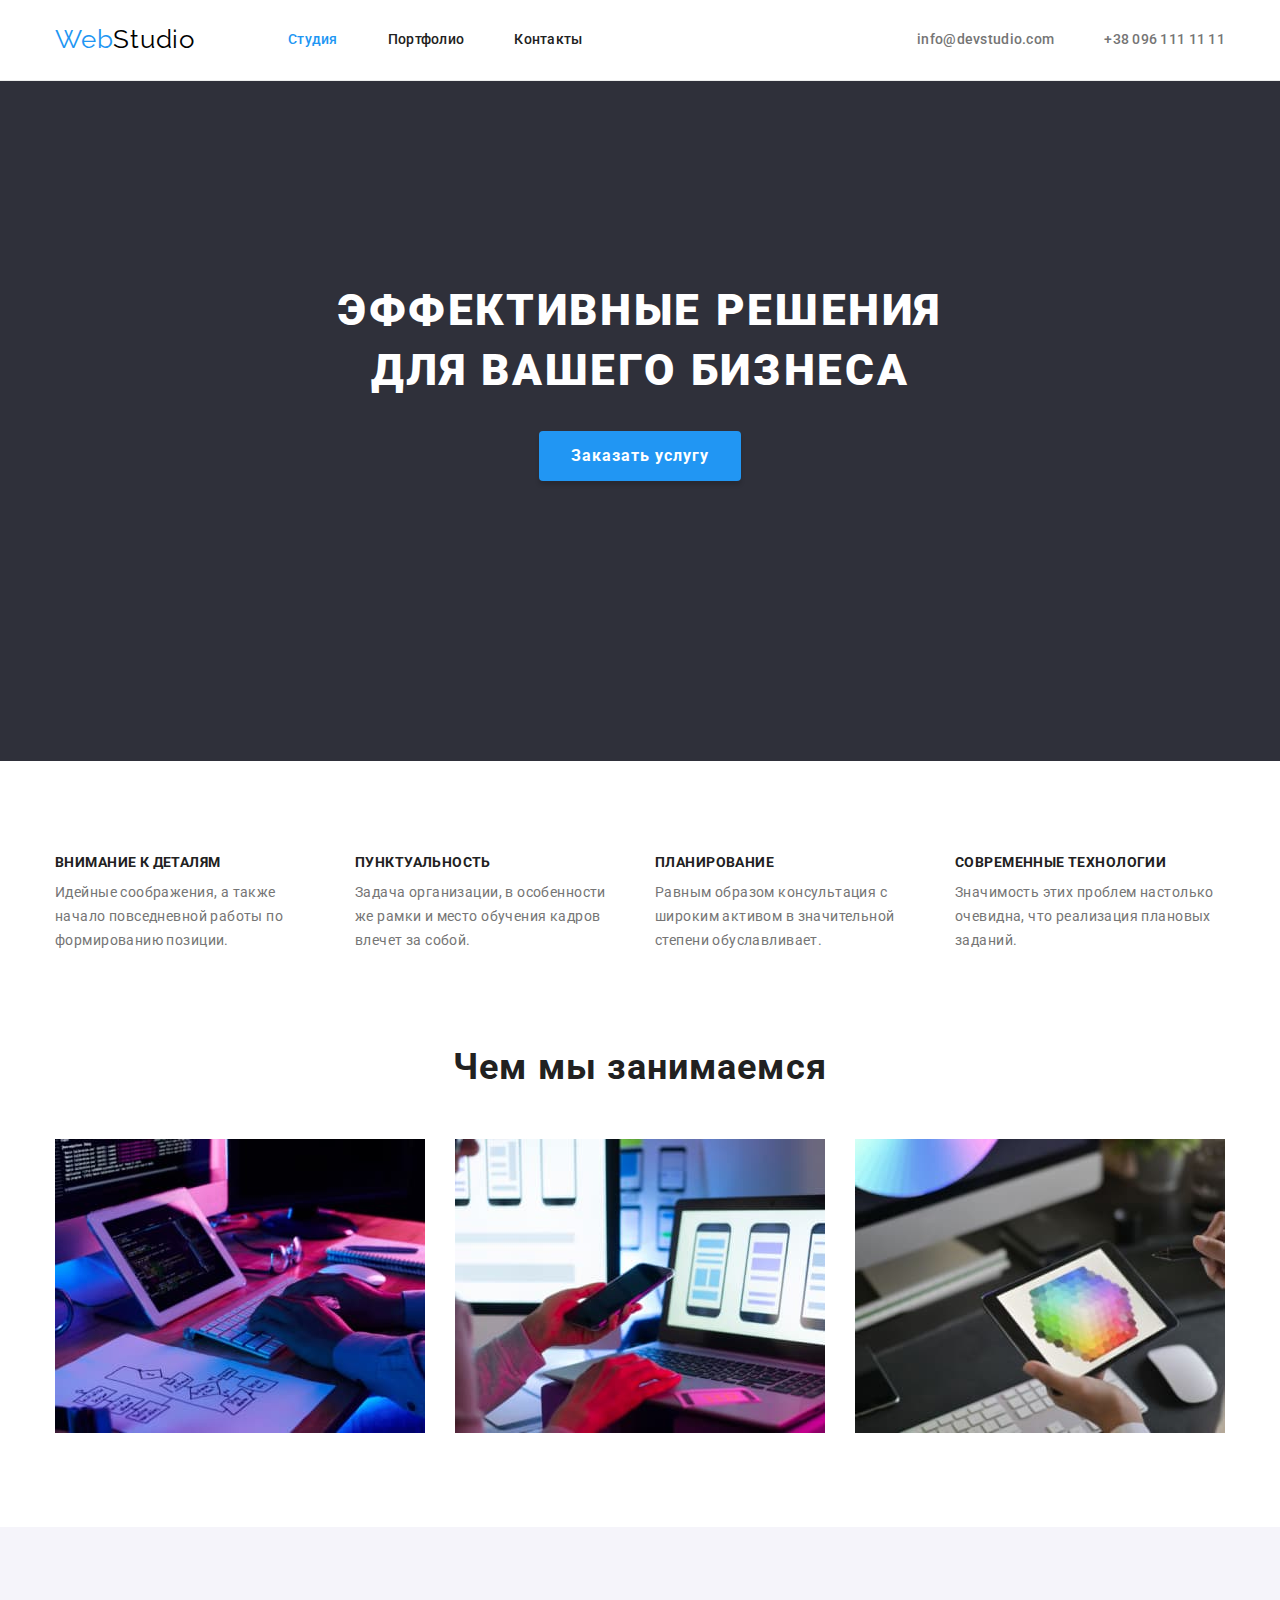
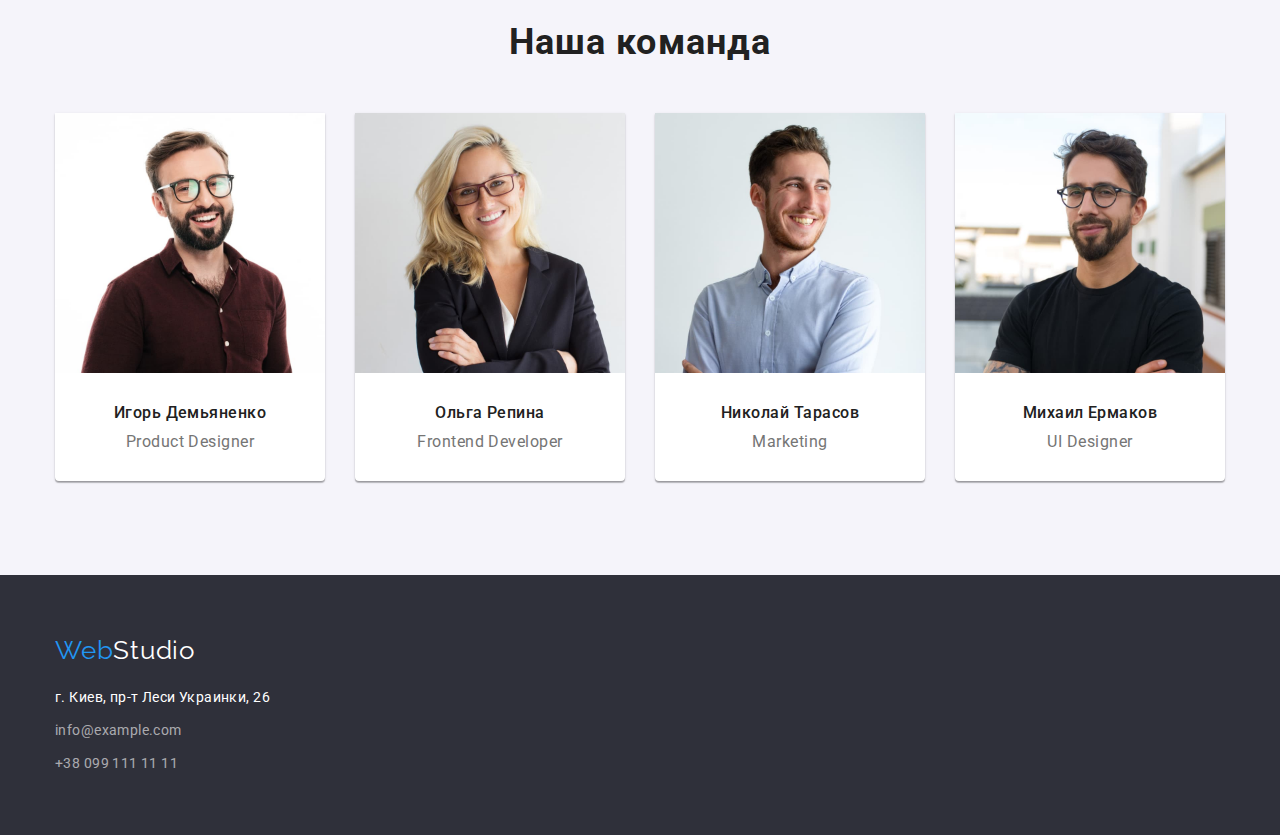
<file: index.html>
<!DOCTYPE html>
   <html lang="ru">
   <head>
       <meta charset="UTF-8">
       <meta http-equiv="X-UA-Compatible" content="IE=edge">
       <meta name="viewport" content="width=device-width, initial-scale=1.0">
       <title>Main Page</title>
    <link rel="preconnect" href="https://fonts.gstatic.com">
    <link href="https://fonts.googleapis.com/css2?family=Raleway:wght@700&family=Roboto:wght@400;500;700;900&display=swap"
        rel="stylesheet">
        <link rel="stylesheet" href="https://cdnjs.cloudflare.com/ajax/libs/modern-normalize/1.0.0/modern-normalize.min.css"> 
        <link rel="stylesheet" href="./css/styles.css" />
    </head>
        <body>
           <!-- Верхняя линия -->
            <header class="nav-white-bg-cl header-page">
                <div class="container main-nav">
                    <a class="link-logo" href="index.html"><span lang="en" class="logo-web">Web</span><span lang="en" class="logo-studio1">Studio</span></a> 
                <nav>
                    <ul class="list site-nav">
                        <li class="item"><a class="link-nav current" href="">Студия</a></li>
                        <li class="item"><a class="link-nav" href="./portfolio.html">Портфолио</a></li>
                        <li class="item"><a class="link-nav" href="">Контакты</a></li>
                    </ul>
                </nav>
                
                <ul class="list list-contact">
                    <li class="item"><a class="link-header" href="mailto:info@devstudio.com">info@devstudio.com</a></li>
                    <li class="item"><a class="link-header" href="tel:+380961111111">+38 096 111 11 11</a></li>
                </ul>
                </div>
           </header>

            <main>
                <!-- Шапка - Герой -->
                <section class="section-hero hero-dark-bg-cl">
                    <div class="container">
                        <h1 class="hero-title1-h1">Эффективные решения<br /><span class="white-space">для вашего бизнеса</span></h1>
                        <button class="button1" type="button" >Заказать услугу</button>
                    </div>
                </section>
                <!-- Особенности -->
                <section class="section">
                    <div class="container">
                        <h2 class="title2-hidden-h2">Особенности</h2>
                        <ul class="list card-set">
                            <li class="item">
                                <h3 class="list1-h3">Внимание к деталям</h3>
                                <p class="text1">
                                    Идейные соображения, а также начало повседневной работы по формированию позиции.
                                </p>
                            </li>
                            <li class="item">
                                <h3 class="list1-h3">Пунктуальность</h3>
                                <p class="text1">Задача организации, в особенности же рамки и место обучения кадров влечет за собой.
                                </p>
                            </li>
                            <li class="item">
                                <h3 class="list1-h3">Планирование</h3>
                                <p class="text1">Равным образом консультация с широким активом в значительной степени обуславливает.
                                </p>
                            </li>
                            <li class="item">
                                <h3 class="list1-h3">Современные технологии</h3>
                                <p class="text1">Значимость этих проблем настолько очевидна, что реализация плановых заданий.
                                </p>
                            </li>
                        </ul>
                    </div>
                </section>
                <!-- Чем мы занимаемся -->
                <section class="section section-work">
                    <div class="container">
                        <h2 class="title2-h2">Чем мы занимаемся</h2>
                    <ul class="list our-works">
                        <li class="item">
                            <img src="./images/about/box1.jpg" alt="Пишем программы" width="370" />
                        </li>
                        <li class="item">
                            <img src="./images/about/box2.jpg" alt="Тестируем программы" width="370" />
                        </li>
                        <li class="item">
                            <img src="./images/about/box3.jpg" alt="Внедряем программы в эксплуатацию" width="370" />
                        </li>
                    </ul>
                    </div>
                </section>
                <!-- Наша команда -->
                <section class="section team section-our-team">
                    <div class="container">
                    <h2 class="title2-h2">Наша команда</h2>
                    <ul class="list our-team">
                        <li class="item">
                            <img src="./images/team/product_designer_igor.jpg" alt="Игорь Демьяненко Product Designer" width="270" />
                            <div class="content">
                                <h3 class="list2-h3">Игорь Демьяненкo</h3>
                                <p class="text2">Product Designer</p>
                            </div>
                        </li>
                        <li class="item">
                            <img src="./images/team/frontend_developer_olga.jpg" alt="Ольга Репина Frontend Developer" width="270" />
                            <div class="content">
                                <h3 class="list2-h3">Ольга Репина</h3>
                                <p class="text2">Frontend Developer</p>
                            </div>
                        </li>
                        <li class="item">
                            <img src="./images/team/marketing_nikolay.jpg" alt="Николай Тарасов Marketing" width="270" />
                            <div class="content">
                                <h3 class="list2-h3">Николай Тарасов</h3>
                                <p class="text2">Marketing</p>
                            </div>
                        </li>
                        <li class="item">
                            <img src="./images/team/ui_designer_mihail.jpg" alt="Михаил Ермаков UI Designer" width="270" />
                            <div class="content">
                                <h3 class="list2-h3">Михаил Ермаков</h3>
                                <p class="text2">UI Designer</p>
                            </div>
                        </li>
                    </ul>
                    </div>
                </section>
            </main>
            <!-- Подвал -->
            <footer class="footer footer-pad">
                <div class="container">
                <a class="link-logo-bot" href="index.html"><span lang="en" class="logo-web">Web</span><span lang="en" class="logo-studio2">Studio</span></a>
                <address>
                    <ul class="list">
                        <li class="item"><a class="address" href="https://goo.gl/maps/Poxogy9ZwxsRHQay8" target="_blank">г. Киев, пр-т Леси Украинки, 26</a></li>
                        <li class="item"><a class="link-footer" href="mailto:info@example.com">info@example.com</a></li>
                        <li class="item"><a class="link-footer" href="tel:+380991111111">+38 099 111 11 11</a></li>
                    </ul>
                </address>
                </div>
            </footer>
        </body>
    </html>
</file>
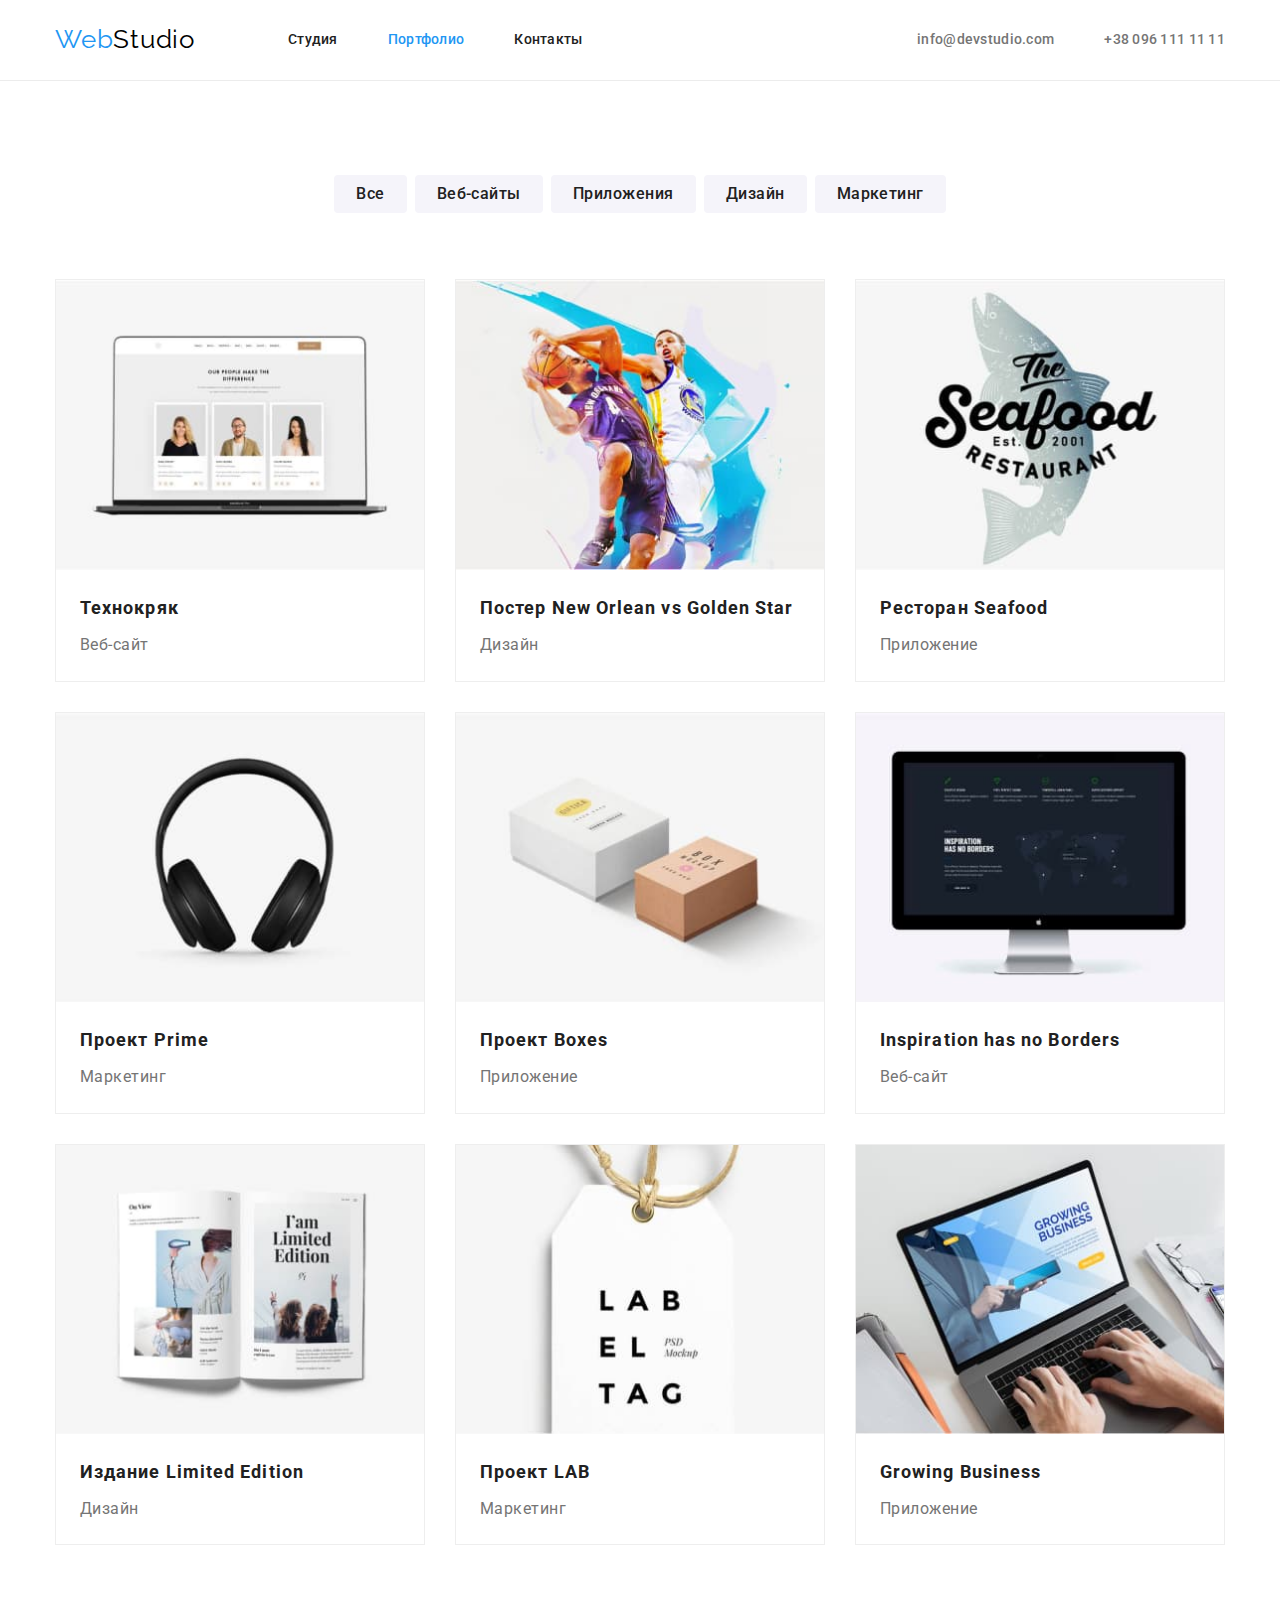
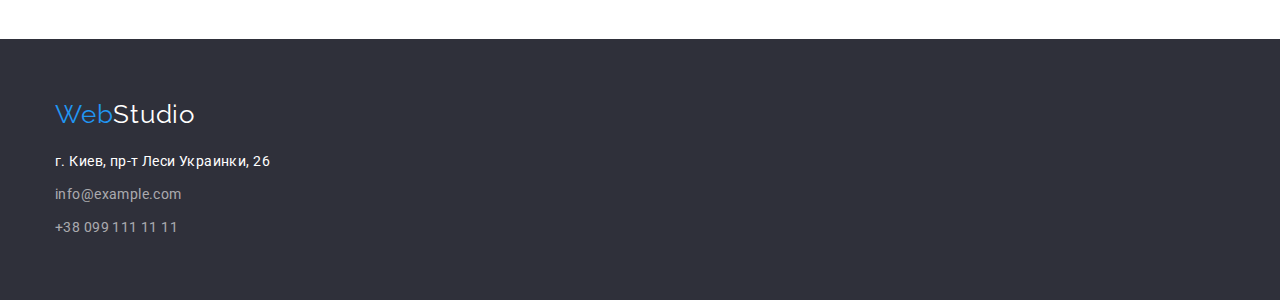
<file: portfolio.html>
<!DOCTYPE html>
<html lang="ru">
<head>
    <meta charset="UTF-8">
    <meta http-equiv="X-UA-Compatible" content="IE=edge">
    <meta name="viewport" content="width=device-width, initial-scale=1.0">
    <title>Portfolio</title>
    <link rel="preconnect" href="https://fonts.gstatic.com">
    <link href="https://fonts.googleapis.com/css2?family=Raleway:wght@700&family=Roboto:wght@400;500;700;900&display=swap"
        rel="stylesheet">
    <link rel="stylesheet" href="https://cdnjs.cloudflare.com/ajax/libs/modern-normalize/1.0.0/modern-normalize.min.css">
    <link rel="stylesheet" href="./css/styles.css" />
</head>
<!-- Верхняя линия -->
<body>
    <!-- Верхняя линия -->
            <header class="nav-white-bg-cl header-page">
                <div class="container main-nav">
                    <a class="link-logo" href="index.html"><span lang="en" class="logo-web">Web</span><span lang="en"
                            class="logo-studio1">Studio</span></a>
                    <nav>
                        <ul class="list site-nav">
                            <li class="item"><a class="link-nav" href="./index.html">Студия</a></li>
                            <li class="item"><a class="link-nav current" href="">Портфолио</a></li>
                            <li class="item"><a class="link-nav" href="">Контакты</a></li>
                        </ul>
                    </nav>
            
                    <ul class="list list-contact">
                        <li class="item"><a class="link-header" href="mailto:info@devstudio.com">info@devstudio.com</a></li>
                        <li class="item"><a class="link-header" href="tel:+380961111111">+38 096 111 11 11</a></li>
                    </ul>
                </div>
            </header>

    <main>
        <!-- Портфолио -->
        <section class="section portfolio">
            <div class="container">
            <h1 class="title1-hidden-h1">Наше Портфолио</h1>
            <!-- filters -->

            <ul class="list button-list">
                <li class="item"><button class="button-portfolio" type="button">Все</button></li>
                <li class="item"><button class="button-portfolio" type="button">Веб-сайты</button></li>
                <li class="item"><button class="button-portfolio" type="button">Приложения</button></li>
                <li class="item"><button class="button-portfolio" type="button">Дизайн</button></li>
                <li class="item"><button class="button-portfolio" type="button">Маркетинг</button></li>
            </ul>
            
            <ul class="list our-projects">
                <li class="item">
                    <img src="./images/portfolio/portfolio1.jpg" alt="Веб-сайтТехнокряк" width="370" />
                    <div class="description">
                        <h2 class="name-work-h2">Технокряк</h2>
                        <p class="name-work-p">Веб-сайт</p>
                    </div>
                </li>
                <li class="item">
                    <img src="./images/portfolio/portfolio2.jpg" alt="Дизайн Постер New Orlean vs Golden Star" width="370" />
                    <div class="description">
                        <h2 class="name-work-h2">Постер New Orlean vs Golden Star</h2>
                        <p class="name-work-p">Дизайн</p>
                    </div>
                </li>
                <li class="item">
                    <img src="./images/portfolio/portfolio3.jpg" alt="Приложение Ресторан Seafood" width="370" />
                    <div class="description">
                        <h2 class="name-work-h2">Ресторан Seafood</h2>
                        <p class="name-work-p">Приложение</p>
                    </div>
                </li>
                <li class="item">
                    <img src="./images/portfolio/portfolio4.jpg" alt="Маркетинг Проект Prime" width="370" />
                    <div class="description">
                        <h2 class="name-work-h2">Проект Prime</h2>
                        <p class="name-work-p">Маркетинг</p>
                    </div>
                </li>
                <li class="item">
                    <img src="./images/portfolio/portfolio5.jpg" alt="Приложение роект Boxes" width="370" />
                    <div class="description">
                        <h2 class="name-work-h2">Проект Boxes</h2>
                        <p class="name-work-p">Приложение</p>
                    </div>
                </li>
                <li class="item">
                    <img src="./images/portfolio/portfolio6.jpg" alt="Веб-сайт Inspiration has no Borders" width="370" />
                    <div class="description">
                        <h2 class="name-work-h2">Inspiration has no Borders</h2>
                        <p class="name-work-p">Веб-сайт</p>
                    </div>
                </li>
                <li class="item">
                    <img src="./images/portfolio/portfolio7.jpg" alt="Дизайн Издание Limited Edition" width="370" />
                    <div class="description">
                        <h2 class="name-work-h2">Издание Limited Edition</h2>
                        <p class="name-work-p">Дизайн</p>
                    </div>
                </li>
                <li class="item">
                    <img src="./images/portfolio/portfolio8.jpg" alt="Маркетинг Проект LAB" width="370" />
                    <div class="description">
                        <h2 class="name-work-h2">Проект LAB</h2>
                        <p class="name-work-p">Маркетинг</p>
                    </div>
                </li>
                <li class="item">
                    <img src="./images/portfolio/portfolio9.jpg" alt="Приложение Growing Business" width="370" /> 
                    <div class="description">
                        <h2 class="name-work-h2">Growing Business</h2>
                        <p class="name-work-p">Приложение</p>
                    </div>
                </li>
            </ul>
        </div>
    </section>
    </main>
    <!-- Подвал -->
            <footer class="footer footer-pad">
                <div class="container">
                    <a class="link-logo-bot" href="index.html"><span lang="en" class="logo-web">Web</span><span lang="en"
                            class="logo-studio2">Studio</span></a>
                    <address>
                        <ul class="list">
                            <li class="item"><a class="address" href="https://goo.gl/maps/Poxogy9ZwxsRHQay8" target="_blank">г.
                                    Киев, пр-т Леси Украинки, 26</a></li>
                            <li class="item"><a class="link-footer" href="mailto:info@example.com">info@example.com</a></li>
                            <li class="item"><a class="link-footer" href="tel:+380991111111">+38 099 111 11 11</a></li>
                        </ul>
                    </address>
                </div>
            </footer>
</body>

</html>
</file>
<file: css/styles.css>
:root {
  --main-text-color: #212121;
  --alt-text-color: #757575;
  --logo-text-color: #000000;
  --links-text-color: #ffffff;
  --secondary-text-color: rgba(255, 255, 255, 0.6);
  --accent-text-color: #2196f3;

  --main-white-bg-color: #ffffff;
  --first-dark-bg-color: #2f303a;
  --second-light-bg-color: #f5f4fa;
  --third-light-bg-color: #e5e5e5;

  --border-header-box: #ececec;

  --shadow-item-box: 0px 1px 3px rgba(0, 0, 0, 0.12),
    0px 1px 1px rgba(0, 0, 0, 0.14), 0px 2px 1px rgba(0, 0, 0, 0.2);

  --padding-section: 94px;
  --margin-left-li: 30px;
  --padding-footer: 60px;

  --main-font: 'Roboto', sans-serif;
  --logo-font: 'Raleway', sans-serif;
}

body {
  font-family: var(--main-font);
  /* font-size: 14px;
  line-height: 1.71; */
  letter-spacing: 0.03em;
  color: var(--main-text-color);
}

html {
  box-sizing: border-box;
}

*,
*::before,
*::before {
  box-sizing: inherit;
  padding: 0;
  margin: 0;
}

h1,
h2,
h3,
h4,
h5,
h6,
p {
  margin: 0;
}

img {
  display: block;
  max-width: 100%;
  height: auto;
}

/* НАВИГАЦИЯ - HEADER */

.container {
  width: 1200px;
  padding-left: 15px;
  padding-right: 15px;
  margin-left: auto;
  margin-right: auto;
}

.header-page {
  border-bottom: 1px solid var(--border-header-box);
}

.main-nav {
  display: flex;
  align-items: center;
}

.site-nav {
  display: flex;
  margin-left: 93px;
  align-items: center;
}

/* 1-й спосіб відступу елементів один від одного */

/* .site-nav .item:not(:last-child) {
  margin-right: 50px;
} */

/* 2-й спосіб відступу елементів один від одного */

.site-nav .item + .item {
  margin-left: 50px;
}

.site-nav .link-nav {
  display: block;
  padding-top: 32px;
  padding-bottom: 32px;
}

.list-contact {
  display: flex;
  align-items: center;
  margin-left: auto;
}

/* 1-й спосіб відступу елементів один від одного */

/* .list-contact .item:not(:last-child) {
  margin-right: 50px;
} */

/* 2-й спосіб відступу елементів один від одного */

.list-contact .item + .item {
  margin-left: 50px;
}

.list-contact .link-header {
  display: block;
  padding-top: 32px;
  padding-bottom: 32px;
}

.link-logo {
  font-family: var(--logo-font);
  font-size: 26px;
  line-height: 1.19;
  letter-spacing: 0.03em;
  text-decoration: none;
  padding-top: 24px;
  padding-bottom: 25px;
}

.nav-white-bg-cl {
  background-color: var(--main-white-bg-color);
}

.logo-web {
  color: var(--accent-text-color);
}

.logo-studio1 {
  color: var(--logo-text-color);
}

.logo-studio2 {
  color: var(--links-text-color);
}

.list {
  list-style: none;
}

.link-nav {
  font-weight: 500;
  font-size: 14px;
  line-height: 1.14;
  letter-spacing: 0.02em;
  color: inherit;
  text-decoration: none;
}

.link-nav:hover,
.link-nav:focus {
  color: var(--accent-text-color);
}

.list .link-nav.current {
  color: var(--accent-text-color);
}

.link-header:hover,
.link-header:focus {
  color: var(--accent-text-color);
}

.link-header {
  font-weight: 500;
  font-size: 14px;
  line-height: 1.14;
  letter-spacing: 0.02em;
  color: var(--alt-text-color);
  text-decoration: none;
}

.link-header:hover,
.link-header:focus {
  color: var(--accent-text-color);
}

/* HERO */

.hero-dark-bg-cl {
  background-color: var(--first-dark-bg-color);
}

.section-hero {
  padding-top: 200px;
  padding-bottom: 280px;
}

.hero-title1-h1 {
  margin-bottom: 30px;

  font-weight: 900;
  font-size: 44px;
  line-height: 1.36;
  text-align: center;
  letter-spacing: 0.06em;
  text-transform: uppercase;
  color: var(--links-text-color);
}

.white-space {
  white-space: nowrap;
}

.button1 {
  font-weight: 700;
  font-size: 16px;
  line-height: 1.88;
  display: flex;
  align-items: center;
  text-align: center;
  letter-spacing: 0.06em;
  color: var(--links-text-color);
  background-color: var(--accent-text-color);
  cursor: pointer;

  padding: 10px 32px;
  margin-left: auto;
  margin-right: auto;
  border: none;
  border-radius: 4px;
  min-width: 200px;
  box-shadow: 0px 4px 4px rgba(0, 0, 0, 0.15);
}

/* ОСОБЕННОСТИ - FEATURE*/

.title2-hidden-h2,
.title1-hidden-h1 {
  position: absolute !important;
  clip: rect(1px 1px 1px 1px);
  clip: rect(1px, 1px, 1px, 1px);
  padding: 0 !important;
  border: 0 !important;
  height: 1px !important;
  width: 1px !important;
  overflow: hidden;
}

.list1-h3 {
  margin-bottom: 10px;
  font-weight: 700;
  font-size: 14px;
  line-height: 1.14;
  letter-spacing: 0.03em;
  text-transform: uppercase;
}
.text1 {
  font-weight: 400;
  font-size: 14px;
  line-height: 1.71;
  letter-spacing: 0.03em;
  color: var(--alt-text-color);
}

.card-set {
  display: flex;
  flex-wrap: wrap;
  margin-left: calc(-1 * var(--margin-left-li));
}

.card-set > .item {
  flex-basis: calc(100% / 4 - var(--margin-left-li));
  margin-left: var(--margin-left-li);
}

.section {
  padding-top: var(--padding-section);
}

/* ЧЕМ МЫ ЗАНИМАЕМСЯ - SECTION-WORK */

.our-works {
  padding: 0;
  margin: 0;
  display: flex;
  flex-wrap: wrap;
  margin-left: calc(-1 * var(--margin-left-li));
  margin-top: calc(-1 * var(--margin-left-li));
}

.our-works > .item {
  flex-basis: calc(100% / 3 - var(--margin-left-li));
  margin-left: var(--margin-left-li);
  margin-top: var(--margin-left-li);
}

.section-work {
  padding-bottom: var(--padding-section);
}

.title2-h2 {
  margin-bottom: 50px;

  font-weight: 700;
  font-size: 36px;
  line-height: 1.17;
  text-align: center;
  letter-spacing: 0.03em;
  color: var(--main-text-color);
}

/* НАША КОМАНДА - OUR TEAM */

.section-our-team {
  background-color: var(--second-light-bg-color);
}

.team {
  padding-bottom: var(--padding-section);
}

.our-team {
  padding: 0;
  margin: 0;

  display: flex;
  flex-wrap: wrap;
  margin-left: calc(-1 * var(--margin-left-li));
  margin-top: calc(-1 * var(--margin-left-li));
}

.our-team > .item {
  flex-basis: calc(100% / 4 - var(--margin-left-li));
  margin-left: var(--margin-left-li);
  margin-top: var(--margin-left-li);

  background: var(--main-white-bg-color);
  box-shadow: var(--shadow-item-box);
  border-radius: 0px 0px 4px 4px;
  overflow: hidden;

  box-shadow: 0px 1px 3px rgba(0, 0, 0, 0.12), 0px 1px 1px rgba(0, 0, 0, 0.14),
    0px 2px 1px rgba(0, 0, 0, 0.2);
  border-radius: 0px 0px 4px 4px;
}

.content {
  padding-top: 30px;
  padding-bottom: 30px;
}

.list2-h3 {
  margin-bottom: 10px;

  font-weight: 500;
  font-size: 16px;
  line-height: 1.19;
  text-align: center;
  letter-spacing: 0.03em;
  color: var(--main-text-color);
}

.text2 {
  font-size: 16px;
  line-height: 1.19;
  text-align: center;
  letter-spacing: 0.03em;
  color: var(--alt-text-color);
}

/* ПОДВАЛ - FOOTER */

.footer {
  background-color: var(--first-dark-bg-color);
}
.footer-pad {
  padding-top: var(--padding-footer);
  padding-bottom: var(--padding-footer);
}

.link-logo-bot {
  font-family: var(--logo-font);
  font-size: 26px;
  line-height: 1.19;
  letter-spacing: 0.03em;
  text-decoration: none;
  display: flex;
  align-items: center;
  margin-bottom: 20px;
}
.address {
  font-style: normal;
  font-weight: 400;
  font-size: 14px;
  line-height: 1.71;
  letter-spacing: 0.03em;
  color: var(--links-text-color);
  text-decoration: none;
}

.address:hover,
.address:focus {
  color: var(--accent-text-color);
}

.link-footer {
  font-style: normal;
  font-weight: 400;
  font-size: 14px;
  line-height: 1.71;
  letter-spacing: 0.03em;
  color: var(--secondary-text-color);
  text-decoration: none;
}

.link-footer:hover,
.link-footer:focus {
  color: var(--accent-text-color);
}

address .item:not(:last-child) {
  margin-bottom: 9px;
}

/* PORTFOLIO */

/*  ПОЧАТОК CSS КНОПОК-ФІЛЬТРІВ */

.button-portfolio {
  padding: 6px 22px;
  margin-bottom: 16px;
  border: none;
  border-radius: 4px;

  font-weight: 500;
  font-size: 16px;
  line-height: 1.63;
  text-align: center;
  letter-spacing: 0.03em;
  color: var(--main-text-color);
  background-color: var(--second-light-bg-color);
  cursor: pointer;
}

.button-list {
  display: flex;
  flex-wrap: wrap;
  justify-content: center;
  margin-bottom: 34px;
  padding-bottom: 16px;
  align-items: center;
}

.portfolio {
  padding-bottom: var(--padding-section);
}

.button-list .item + .item {
  margin-left: 8px;
}

.button-portfolio:hover,
.button-portfolio:focus {
  background-color: var(--accent-text-color);
  color: var(--links-text-color);
}

/*  КІНЕЦЬ CSS КНОПОК-ФІЛЬТРІВ */

/* OUR-PROJECTS */

.description {
  /* padding-top: 20px;
  padding-bottom: 20px;
  padding-left: 24px;
  padding-right: 24px; */
  padding: 20px 24px;
}

.name-work-h2 {
  margin-bottom: 4px;

  font-weight: 700;
  font-size: 18px;
  line-height: 2;
  letter-spacing: 0.06em;
  color: var(--main-text-color);
}

.name-work-p {
  font-weight: 400;
  font-size: 16px;
  line-height: 1.9;
  letter-spacing: 0.03em;
  color: var(--alt-text-color);
}

.our-projects {
  padding: 0;
  margin: 0;

  display: flex;
  flex-wrap: wrap;
  /* justify-content: center;
  align-items: center; */
  margin-left: calc(-1 * var(--margin-left-li));
  margin-top: calc(-1 * var(--margin-left-li));
}

.our-projects > .item {
  flex-basis: calc(100% / 3 - var(--margin-left-li));
  margin-left: var(--margin-left-li);
  margin-top: var(--margin-left-li);

  background: var(--main-white-bg-color);
  border: 1px solid #eeeeee;
}
</file>
